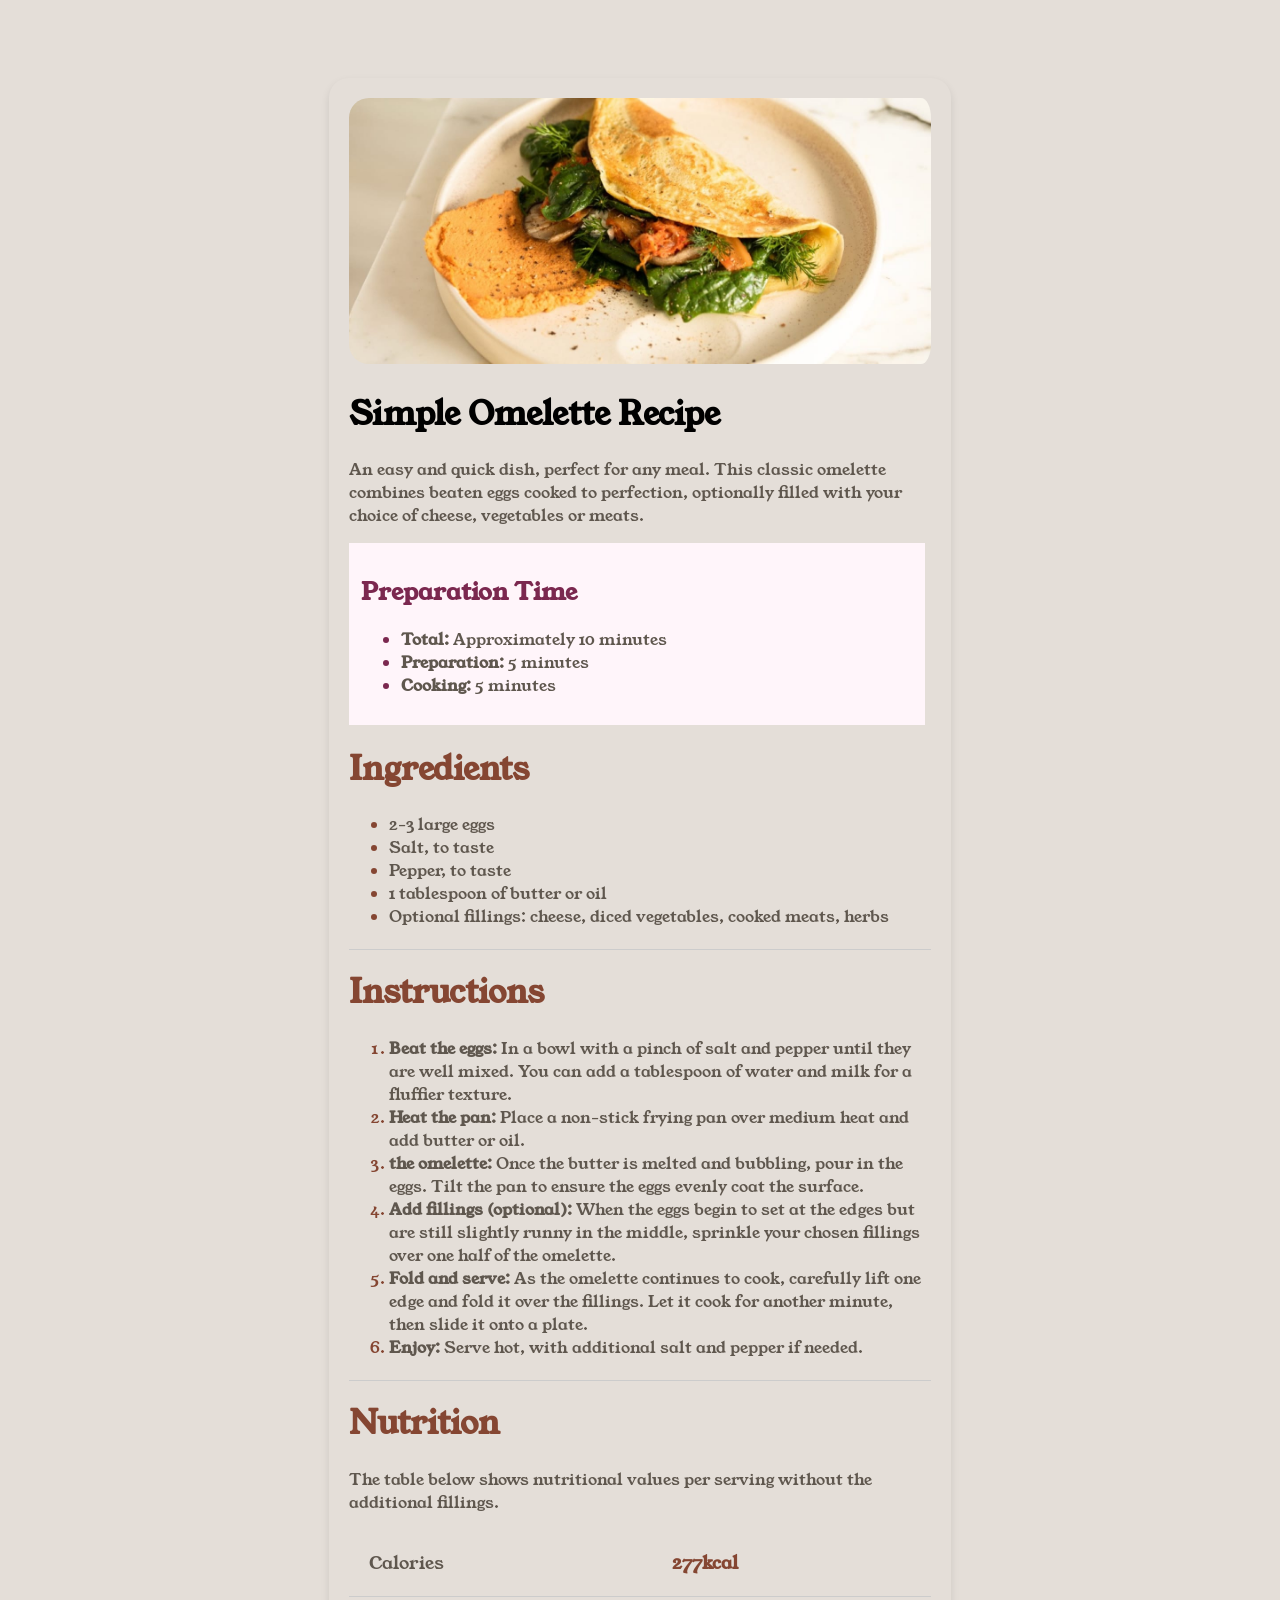
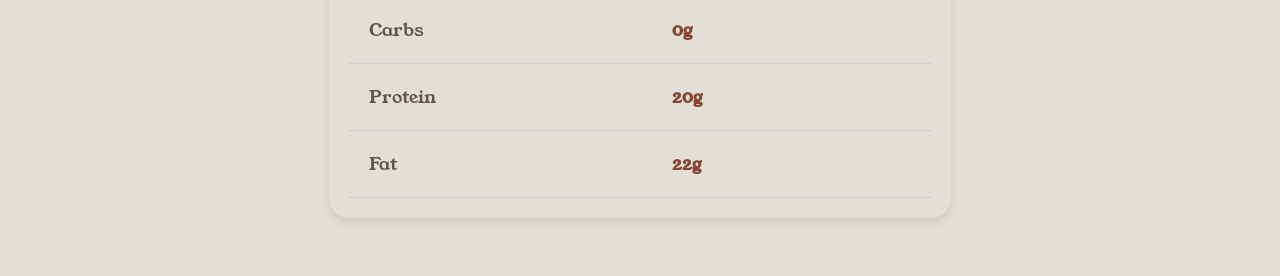
<file: index.html>
<!DOCTYPE html>
<html lang="en">
<head>
    <meta charset="UTF-8">
    <meta name="viewport" content="width=device-width, initial-scale=1.0">
    <title>Challenge</title>
    <link rel="stylesheet" href="style.css">
</head>
<body>
    <div class="panel">
        <img src="assets/images/image-omelette.jpeg">
    <h1 style="color:black">Simple Omelette Recipe</h1>
    <p class="textcolor">
        An easy and quick dish, perfect for any meal. This classic omelette combines beaten eggs cooked to perfection, optionally filled with your choice of cheese, vegetables or meats.
    </p>
    <div class="list2">
        <h2>Preparation Time</h2>
        <ul>
            <li> <span class="textcolor"><strong>Total:</strong> Approximately 10 minutes </span></li>
            <li> <span class="textcolor"><strong>Preparation:</strong> 5 minutes </span></li>
            <li> <span class="textcolor"><strong>Cooking:</strong> 5 minutes </span></li>
        </ul>
    </div>
    <h1>Ingredients</h1>
    <ul class="list1">
        <li> <span class="textcolor">2-3 large eggs </span></li>
        <li> <span class="textcolor">Salt, to taste </span></li>
        <li> <span class="textcolor">Pepper, to taste </span></li>
        <li> <span class="textcolor">1 tablespoon of butter or oil </span></li>
        <li> <span class="textcolor">Optional fillings: cheese, diced vegetables, cooked meats, herbs </span></li>
    </ul>
    <h1 class="border">Instructions</h1>
    <ol class="list1">
        <li> <span class="textcolor"><strong>Beat the eggs:</strong> In a bowl with a pinch of salt and pepper until they are well mixed. You can add a tablespoon of water and milk for a fluffier texture.</span></li>
        <li> <span class="textcolor"><strong>Heat the pan:</strong> Place a non-stick frying pan over medium heat and add butter or oil.</span></li>
        <li> <span class="textcolor"><strong>the omelette:</strong> Once the butter is melted and bubbling, pour in the eggs. Tilt the pan to ensure the eggs evenly coat the surface.</span></li>
        <li> <span class="textcolor"><strong>Add fillings (optional):</strong> When the eggs begin to set at the edges but are still slightly runny in the middle, sprinkle your chosen fillings over one half of the omelette.</span></li>
        <li> <span class="textcolor"><strong>Fold and serve:</strong> As the omelette continues to cook, carefully lift one edge and fold it over the fillings. Let it cook for another minute, then slide it onto a plate.</span></li>
        <li> <span class="textcolor"><strong>Enjoy:</strong> Serve hot, with additional salt and pepper if needed.</span></li>
    </ol>
    <div>
        <h1 class="border">Nutrition</h1>
        <p class="textcolor">The table below shows nutritional values per serving without the additional fillings.</p>
        <table>
            <tr>
                <td class="textcolor">Calories</td>
                <td><strong>277kcal</strong></td>
            </tr>
            <tr>
                <td class="textcolor">Carbs</td>
                <td><strong>0g</strong></td>
            </tr>
            <tr>
                <td class="textcolor">Protein</td>
                <td><strong>20g</strong></td>
            </tr>
            <tr>
                <td class="textcolor">Fat</td>
                <td><strong>22g</strong></td>
            </tr>
        </table>
    </div>
    </div>
</body>
</html>
</file>
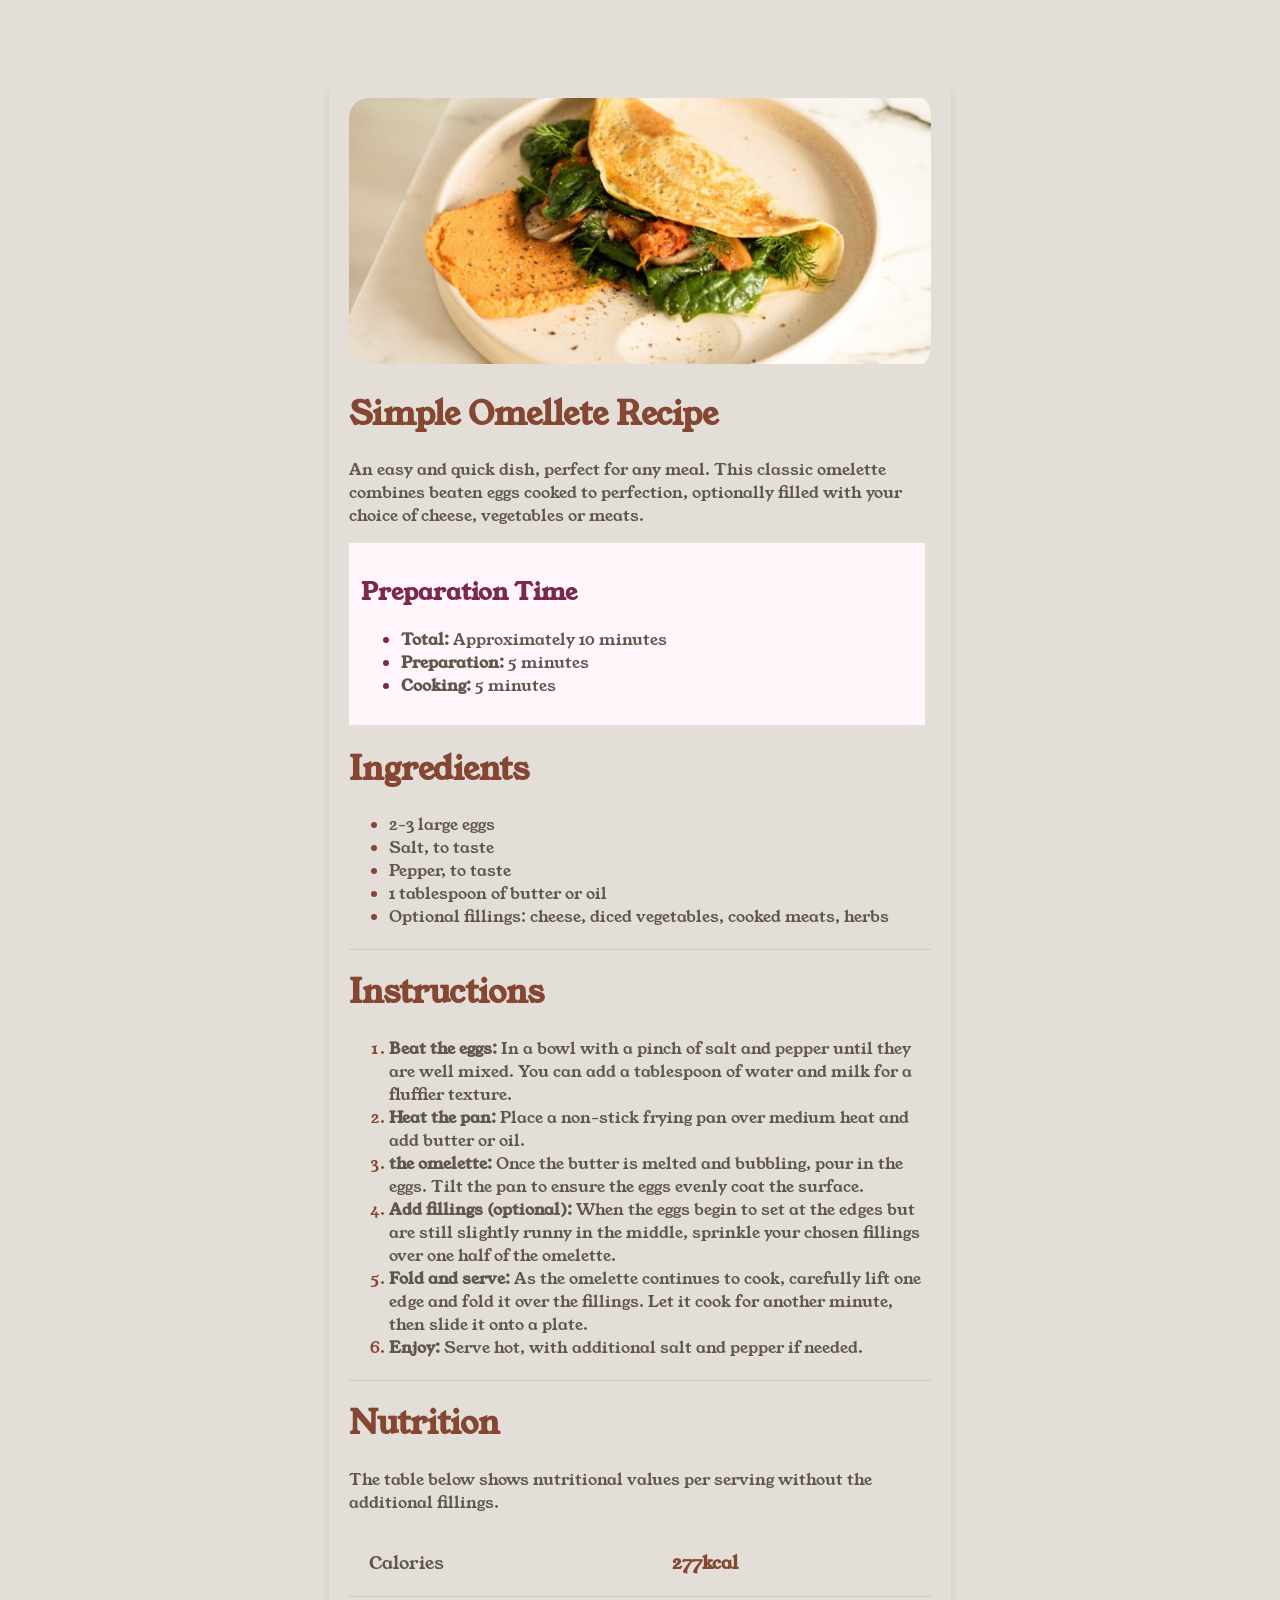
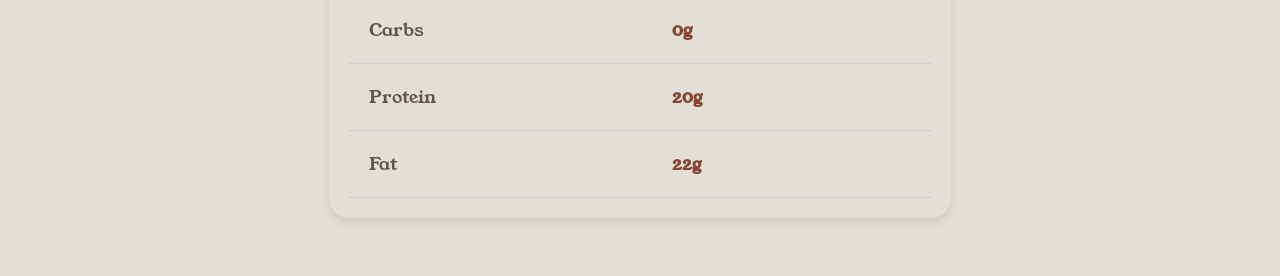
<file: recipe-page-main/index.html>
<!DOCTYPE html>
<html lang="en">
<head>
    <meta charset="UTF-8">
    <meta name="viewport" content="width=device-width, initial-scale=1.0">
    <title>Challenge</title>
    <link rel="stylesheet" href="style.css">
</head>
<body>
    <div class="panel">
        <img src="assets/images/image-omelette.jpeg">
    <h1>Simple Omellete Recipe</h1>
    <p class="textcolor">
        An easy and quick dish, perfect for any meal. This classic omelette combines beaten eggs cooked to perfection, optionally filled with your choice of cheese, vegetables or meats.
    </p>
    <div class="list2">
        <h2>Preparation Time</h2>
        <ul>
            <li> <span class="textcolor"><strong>Total:</strong> Approximately 10 minutes</span></li>
            <li> <span class="textcolor"><strong>Preparation:</strong> 5 minutes</span></li>
            <li> <span class="textcolor"><strong>Cooking:</strong> 5 minutes</span></li>
        </ul>
    </div>
    <h1>Ingredients</h1>
    <ul class="list1">
        <li> <span class="textcolor">2-3 large eggs</span></li>
        <li> <span class="textcolor">Salt, to taste</span></li>
        <li> <span class="textcolor">Pepper, to taste</span></li>
        <li> <span class="textcolor">1 tablespoon of butter or oil</span></li>
        <li> <span class="textcolor">Optional fillings: cheese, diced vegetables, cooked meats, herbs</span></li>
    </ul>
    <h1 class="border">Instructions</h1>
    <ol class="list1">
        <li> <span class="textcolor"><strong>Beat the eggs:</strong> In a bowl with a pinch of salt and pepper until they are well mixed. You can add a tablespoon of water and milk for a fluffier texture.</span></li>
        <li> <span class="textcolor"><strong>Heat the pan:</strong> Place a non-stick frying pan over medium heat and add butter or oil.</span></li>
        <li> <span class="textcolor"><strong>the omelette:</strong> Once the butter is melted and bubbling, pour in the eggs. Tilt the pan to ensure the eggs evenly coat the surface.</span></li>
        <li> <span class="textcolor"><strong>Add fillings (optional):</strong> When the eggs begin to set at the edges but are still slightly runny in the middle, sprinkle your chosen fillings over one half of the omelette.</span></li>
        <li> <span class="textcolor"><strong>Fold and serve:</strong> As the omelette continues to cook, carefully lift one edge and fold it over the fillings. Let it cook for another minute, then slide it onto a plate.</span></li>
        <li> <span class="textcolor"><strong>Enjoy:</strong> Serve hot, with additional salt and pepper if needed.</span></li>
    </ol>
    <div>
        <h1 class="border">Nutrition</h1>
        <p class="textcolor">The table below shows nutritional values per serving without the additional fillings.</p>
        <table>
            <tr>
                <td class="textcolor">Calories</td>
                <td><strong>277kcal</strong></td>
            </tr>
            <tr>
                <td class="textcolor">Carbs</td>
                <td><strong>0g</strong></td>
            </tr>
            <tr>
                <td class="textcolor">Protein</td>
                <td><strong>20g</strong></td>
            </tr>
            <tr>
                <td class="textcolor">Fat</td>
                <td><strong>22g</strong></td>
            </tr>
        </table>
    </div>
    </div>
</body>
</html>
</file>
<file: style.css>
body {
    font-family: YoungSerif;
    font-size: 16px;
    background-color: hsl(30, 18%, 87%);
    color: #333;
    padding: 50px;
    display: flex;
    justify-content: center;
}
@font-face {
    font-family: YoungSerif;
    src: url('assets/fonts/young-serif/YoungSerif-Regular.ttf')  format('truetype');
  }

  @font-face {
    font-family: Outfit;
    src: url('assets/fonts/outfit/Outfit-VariableFont_wght.ttf')  format('truetype');
  }

.textcolor{
    color:hsl(30, 10%, 34%);
    font-family: YoungSerif;
}

.panel {
    width: 50%;
    background-color: hsl(0, 0%, 100%)white;
    padding: 20px;
    border-radius: 20px;
    box-shadow: 0 4px 8px rgba(0, 0, 0, 0.1);
    margin-top: 20px;
}

.list1{
    color:hsl(14, 45%, 36%);
}

.list2{
    color:hsl(332, 51%, 32%);
    width: 95%;
    background-color: hsl(330, 100%, 98%);
    justify-content: center;
    padding: 2%;
}
img{
    width: 100%;
    padding-right: 10px;
    border-radius: 20px;
}
ol{
    color:hsl(14, 45%, 36%);
}
h1{
    color: hsl(14, 45%, 36%);
}

h2{
    color: hsl(332, 51%, 32%);
}

.border{
    padding-top: 20px;
    border-top: 1px solid hsl(0, 0%, 80%)
}

table {
    width: 100%;
    border-collapse: collapse;
    margin-top: 10px;
}

table tr {
    border-bottom: 1px solid hsl(0, 0%, 80%)
}

table td {
    padding: 20px;
    border: 60px;
    font-size: 18px;
    color: hsl(14, 45%, 36%);
}
</file>
<file: recipe-page-main/style.css>
body {
    font-family: YoungSerif;
    font-size: 16px;
    background-color: hsl(30, 18%, 87%);
    color: #333;
    padding: 50px;
    display: flex;
    justify-content: center;
}
@font-face {
    font-family: YoungSerif;
    src: url('assets/fonts/young-serif/YoungSerif-Regular.ttf')  format('truetype');
  }

  @font-face {
    font-family: Outfit;
    src: url('assets/fonts/outfit/Outfit-VariableFont_wght.ttf')  format('truetype');
  }

.textcolor{
    color:hsl(30, 10%, 34%);
    font-family: YoungSerif;
}

.panel {
    width: 50%;
    background-color: hsl(0, 0%, 100%)white;
    padding: 20px;
    border-radius: 20px;
    box-shadow: 0 4px 8px rgba(0, 0, 0, 0.1);
    margin-top: 20px;
}

.list1{
    color:hsl(14, 45%, 36%);
}

.list2{
    color:hsl(332, 51%, 32%);
    width: 95%;
    background-color: hsl(330, 100%, 98%);
    justify-content: center;
    padding: 2%;
}
img{
    width: 100%;
    padding-right: 10px;
    border-radius: 20px;
}
ol{
    color:hsl(14, 45%, 36%);
}
h1{
    color: hsl(14, 45%, 36%);
}

h2{
    color: hsl(332, 51%, 32%);
}

.border{
    padding-top: 20px;
    border-top: 1px solid hsl(0, 0%, 80%)
}

table {
    width: 100%;
    border-collapse: collapse;
    margin-top: 10px;
}

table tr {
    border-bottom: 1px solid hsl(0, 0%, 80%)
}

table td {
    padding: 20px;
    border: 60px;
    font-size: 18px;
    color: hsl(14, 45%, 36%);
}
</file>
